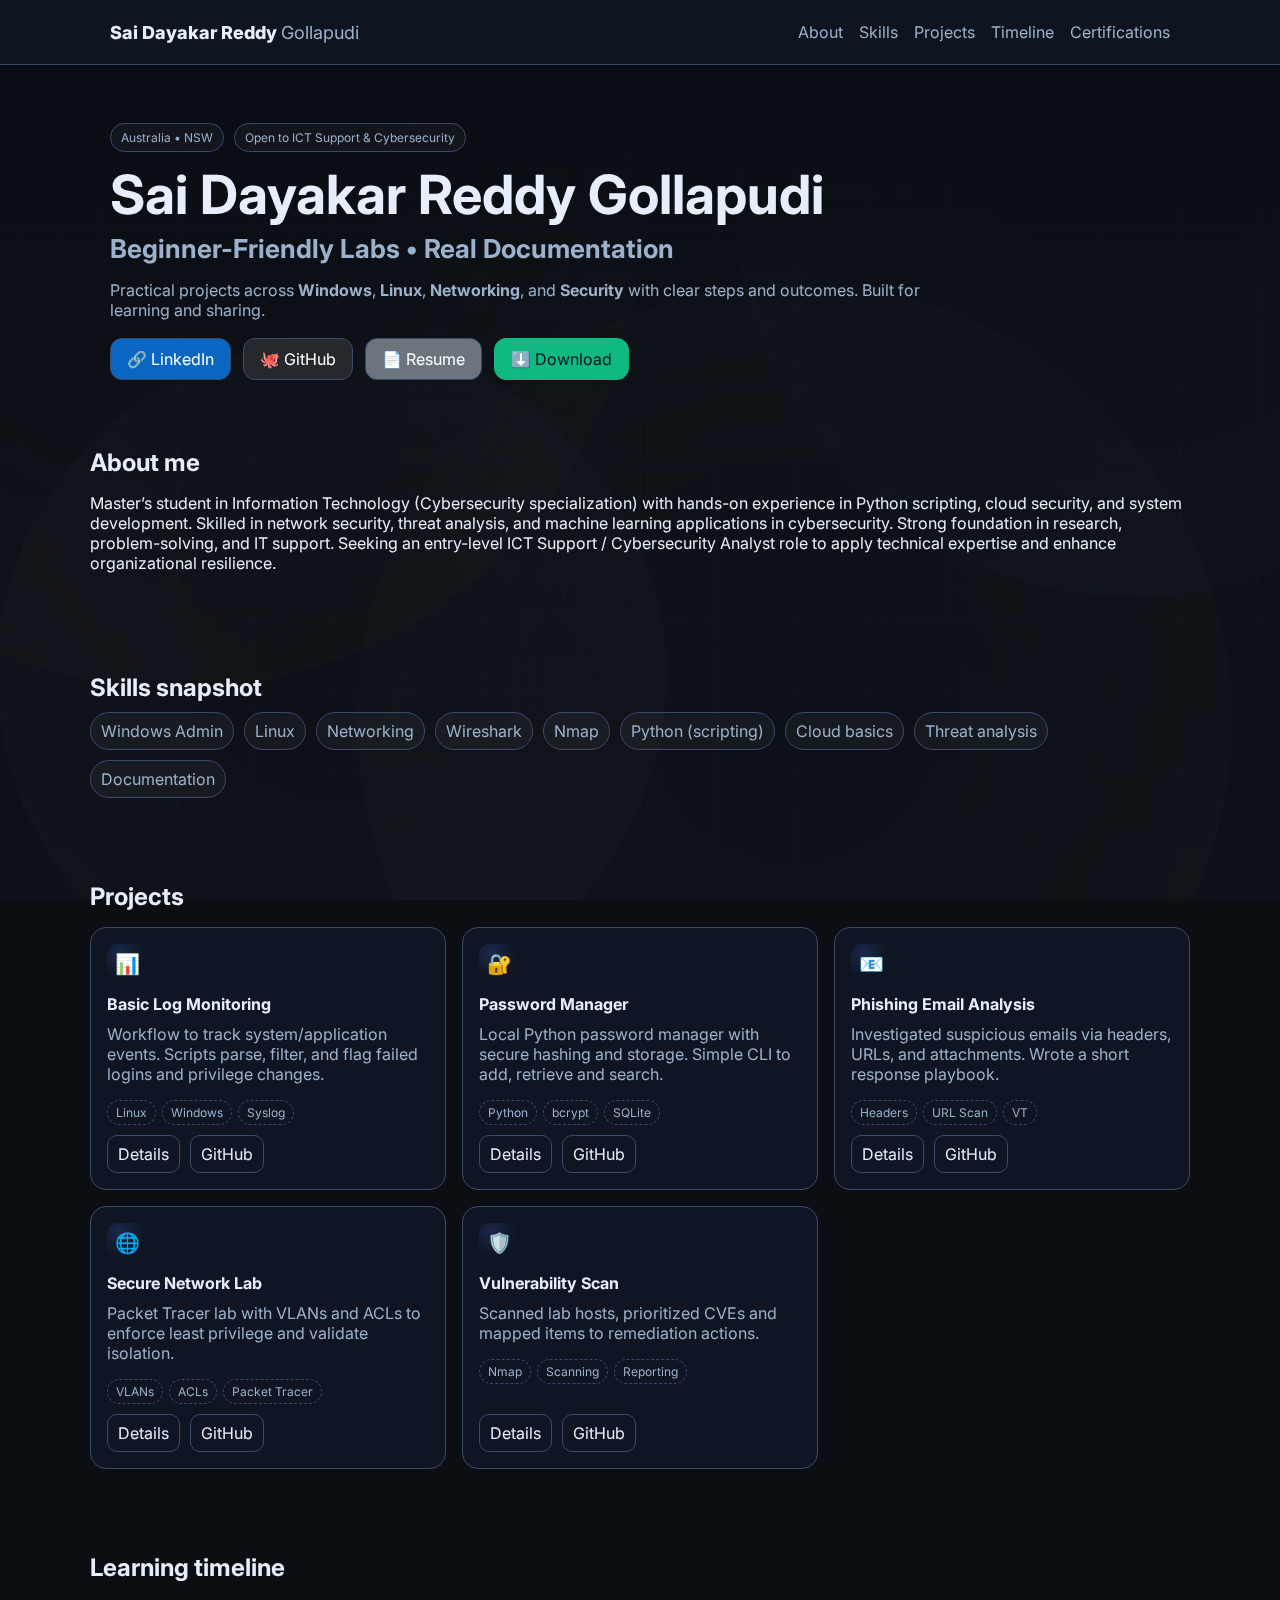
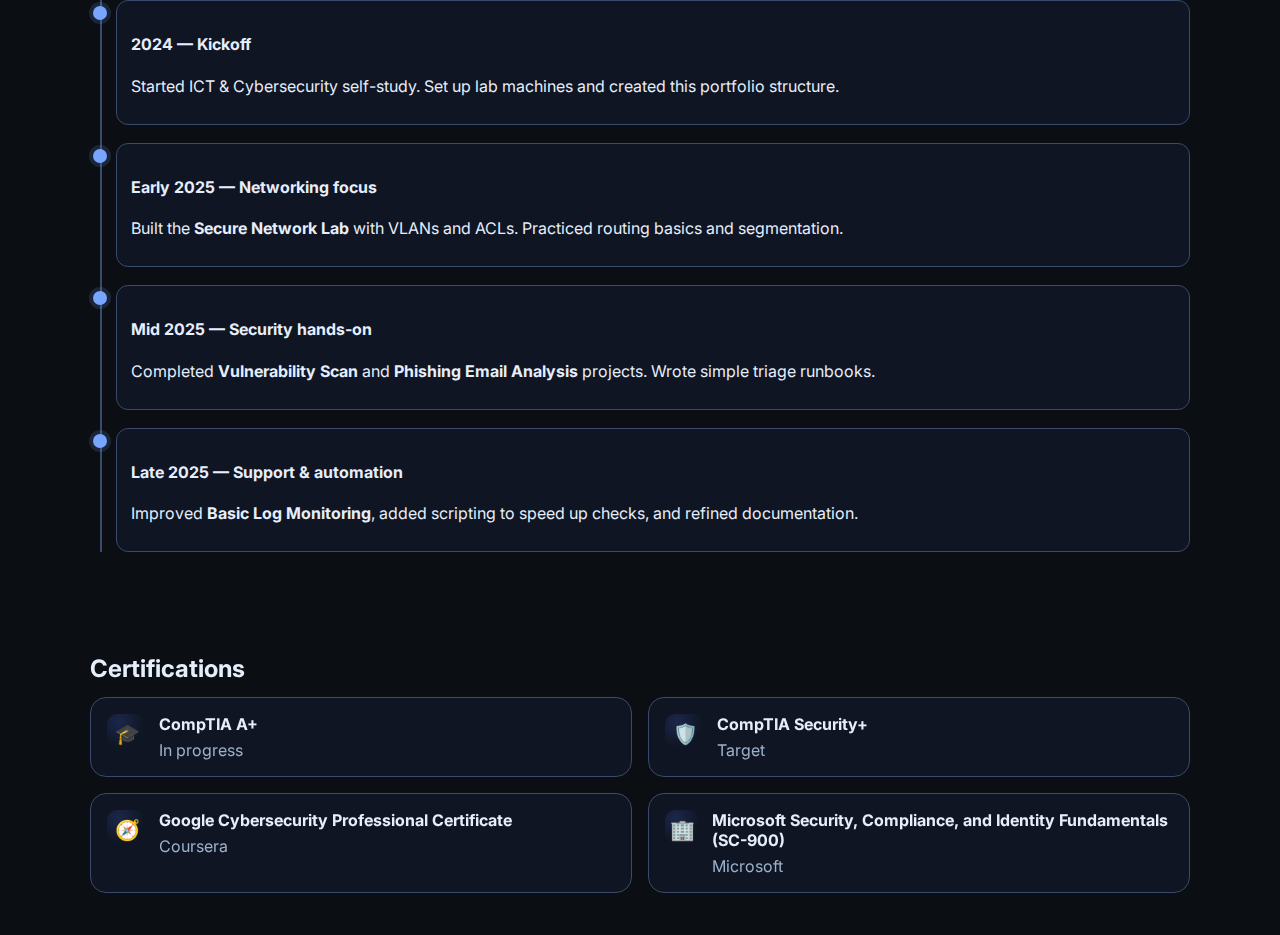
<file: index.html>
<!DOCTYPE html>
<html lang="en">
<head>

  <meta charset="UTF-8" />
  <meta name="viewport" content="width=device-width, initial-scale=1.0"/>
  <meta name="theme-color" content="#0b0f14">
  <link rel="icon" type="image/png" sizes="32x32" href="assets/icons/favicon-32.png">
  <link rel="apple-touch-icon" href="assets/icons/icon-192.png">
  <link rel="manifest" href="site.webmanifest">
  <link rel="preconnect" href="https://fonts.googleapis.com">
  <link rel="preconnect" href="https://fonts.gstatic.com" crossorigin>
  <link href="https://fonts.googleapis.com/css2?family=Inter:wght@300;400;600;800&display=swap" rel="stylesheet">
  <link rel="stylesheet" href="style.v17.css?v=17"/>

  <title>Sai Dayakar Reddy Gollapudi — Portfolio</title>
  <meta name="description" content="ICT Support & Cybersecurity portfolio with beginner-friendly labs, projects and documentation."/>
</head>
<body>
  <header class="navbar">
    <div class="inner container">
      <a class="brand" href="index.html">Sai Dayakar Reddy <span class="sub">Gollapudi</span></a>
      <nav class="nav">
        <a href="#about">About</a>
        <a href="#skills">Skills</a>
        <a href="#projects">Projects</a>
        <a href="#timeline">Timeline</a>
        <a href="#certs">Certifications</a>
      </nav>
      
    </div>
  </header>

  <section class="hero">
    <div class="container">
      <div class="pill-row">
        <span class="pill">Australia • NSW</span>
        <span class="pill">Open to ICT Support & Cybersecurity</span>
      </div>
      <h1 class="title">Sai Dayakar Reddy Gollapudi</h1>
      <h2 class="subtitle">Beginner-Friendly Labs • Real Documentation</h2>
      <p class="lead">Practical projects across <strong>Windows</strong>, <strong>Linux</strong>, <strong>Networking</strong>, and <strong>Security</strong> with clear steps and outcomes. Built for learning and sharing.</p>

      <div class="cta-row">
        <a class="btn linkedin" href="https://www.linkedin.com/in/sai-dayakar-reddy-gollapudi-b2b6651ab/" target="_blank" rel="noreferrer">🔗 LinkedIn</a>
        <a class="btn github" href="https://github.com/saidayakar-cyber" target="_blank" rel="noreferrer">🐙 GitHub</a>
        <a class="btn resume" href="resume.pdf" target="_blank" rel="noreferrer">📄 Resume</a>
        <a class="btn download" href="resume.pdf" download>⬇️ Download</a>
      </div>
    </div>
  </section>

  <section id="about" class="container section">
    <h3 class="section-title">About me</h3>
    <p>Master’s student in Information Technology (Cybersecurity specialization) with hands-on experience in Python scripting, cloud security, and system development. Skilled in network security, threat analysis, and machine learning applications in cybersecurity. Strong foundation in research, problem-solving, and IT support. Seeking an entry-level ICT Support / Cybersecurity Analyst role to apply technical expertise and enhance organizational resilience.</p>
  </section>

  <section id="skills" class="container section">
    <h3 class="section-title">Skills snapshot</h3>
    <div class="chips">
      <span>Windows Admin</span><span>Linux</span><span>Networking</span><span>Wireshark</span><span>Nmap</span>
      <span>Python (scripting)</span><span>Cloud basics</span><span>Threat analysis</span><span>Documentation</span>
    </div>
  </section>

  <section id="projects" class="container section">
    <h3 class="section-title">Projects</h3>
    <div class="grid">
      <article class="card"><div class="icon">📊</div><h4>Basic Log Monitoring</h4><p>Workflow to track system/application events. Scripts parse, filter, and flag failed logins and privilege changes.</p><div class="tags"><span>Linux</span><span>Windows</span><span>Syslog</span></div><div class="actions"><a href="projects/basic-log-monitoring.html">Details</a><a href="https://github.com/saidayakar-cyber/ICT-Cybersecurity-Portfolio/tree/main/ICT%20portfolio/Projects/Basic-Log-Monitoring" target="_blank" rel="noreferrer">GitHub</a></div></article>
      <article class="card"><div class="icon">🔐</div><h4>Password Manager</h4><p>Local Python password manager with secure hashing and storage. Simple CLI to add, retrieve and search.</p><div class="tags"><span>Python</span><span>bcrypt</span><span>SQLite</span></div><div class="actions"><a href="projects/password-manager.html">Details</a><a href="https://github.com/saidayakar-cyber/ICT-Cybersecurity-Portfolio/tree/main/ICT%20portfolio/Projects/Password-Manager" target="_blank" rel="noreferrer">GitHub</a></div></article>
      <article class="card"><div class="icon">📧</div><h4>Phishing Email Analysis</h4><p>Investigated suspicious emails via headers, URLs, and attachments. Wrote a short response playbook.</p><div class="tags"><span>Headers</span><span>URL Scan</span><span>VT</span></div><div class="actions"><a href="projects/phishing-email-analysis.html">Details</a><a href="https://github.com/saidayakar-cyber/ICT-Cybersecurity-Portfolio/tree/main/ICT%20portfolio/Projects/Phishing-Email-Analysis" target="_blank" rel="noreferrer">GitHub</a></div></article>
      <article class="card"><div class="icon">🌐</div><h4>Secure Network Lab</h4><p>Packet Tracer lab with VLANs and ACLs to enforce least privilege and validate isolation.</p><div class="tags"><span>VLANs</span><span>ACLs</span><span>Packet Tracer</span></div><div class="actions"><a href="projects/secure-network-lab.html">Details</a><a href="https://github.com/saidayakar-cyber/ICT-Cybersecurity-Portfolio/tree/main/ICT%20portfolio/Projects/Secure-Network-Lab" target="_blank" rel="noreferrer">GitHub</a></div></article>
      <article class="card"><div class="icon">🛡️</div><h4>Vulnerability Scan</h4><p>Scanned lab hosts, prioritized CVEs and mapped items to remediation actions.</p><div class="tags"><span>Nmap</span><span>Scanning</span><span>Reporting</span></div><div class="actions"><a href="projects/vulnerability-scan.html">Details</a><a href="https://github.com/saidayakar-cyber/ICT-Cybersecurity-Portfolio/tree/main/ICT%20portfolio/Projects/Vulnerability-Scan" target="_blank" rel="noreferrer">GitHub</a></div></article>
    </div>
  </section>

  <section id="timeline" class="container section">
    <h3 class="section-title">Learning timeline</h3>
    <ol class="timeline">
      <li><div class="tl-dot"></div><div class="tl-card"><h4>2024 — Kickoff</h4><p>Started ICT & Cybersecurity self-study. Set up lab machines and created this portfolio structure.</p></div></li>
      <li><div class="tl-dot"></div><div class="tl-card"><h4>Early 2025 — Networking focus</h4><p>Built the <strong>Secure Network Lab</strong> with VLANs and ACLs. Practiced routing basics and segmentation.</p></div></li>
      <li><div class="tl-dot"></div><div class="tl-card"><h4>Mid 2025 — Security hands-on</h4><p>Completed <strong>Vulnerability Scan</strong> and <strong>Phishing Email Analysis</strong> projects. Wrote simple triage runbooks.</p></div></li>
      <li><div class="tl-dot"></div><div class="tl-card"><h4>Late 2025 — Support & automation</h4><p>Improved <strong>Basic Log Monitoring</strong>, added scripting to speed up checks, and refined documentation.</p></div></li>
    </ol>
  </section>

  <section id="certs" class="container section">
    <h3 class="section-title">Certifications</h3>
    <div class="certs-grid">
      <div class="cert"><div class="icon">🎓</div><div><h4>CompTIA A+</h4><p>In progress</p></div></div>
      <div class="cert"><div class="icon">🛡️</div><div><h4>CompTIA Security+</h4><p>Target</p></div></div>
      <div class="cert"><div class="icon">🧭</div><div><h4>Google Cybersecurity Professional Certificate</h4><p>Coursera</p></div></div>
      <div class="cert"><div class="icon">🏢</div><div><h4>Microsoft Security, Compliance, and Identity Fundamentals (SC-900)</h4><p>Microsoft</p></div></div>
    </div>
  </section>

  

  <button id="backToTop" class="back-to-top" aria-label="Back to top">↑</button>

  <script>
    (function(){
      const root = document.documentElement;
      const savedTheme = localStorage.getItem('theme');
      if(savedTheme) root.classList.toggle('light', savedTheme === 'light');
      const themeBtn = document.getElementById('themeToggle');
      if(themeBtn) {
        themeBtn.addEventListener('click', () => {
          const isLight = root.classList.toggle('light');
          localStorage.setItem('theme', isLight ? 'light' : 'dark');
          themeBtn.textContent = isLight ? '🌙' : '☀️';
        });
        themeBtn.textContent = root.classList.contains('light') ? '🌙' : '☀️';
      }
      const back = document.getElementById('backToTop'); 
      window.addEventListener('scroll', () => { back.classList[window.scrollY>300?'add':'remove']('show'); }); 
      back.addEventListener('click', () => window.scrollTo({top:0,behavior:'smooth'}));
    })();
  </script>
</body>
</html>
</file>
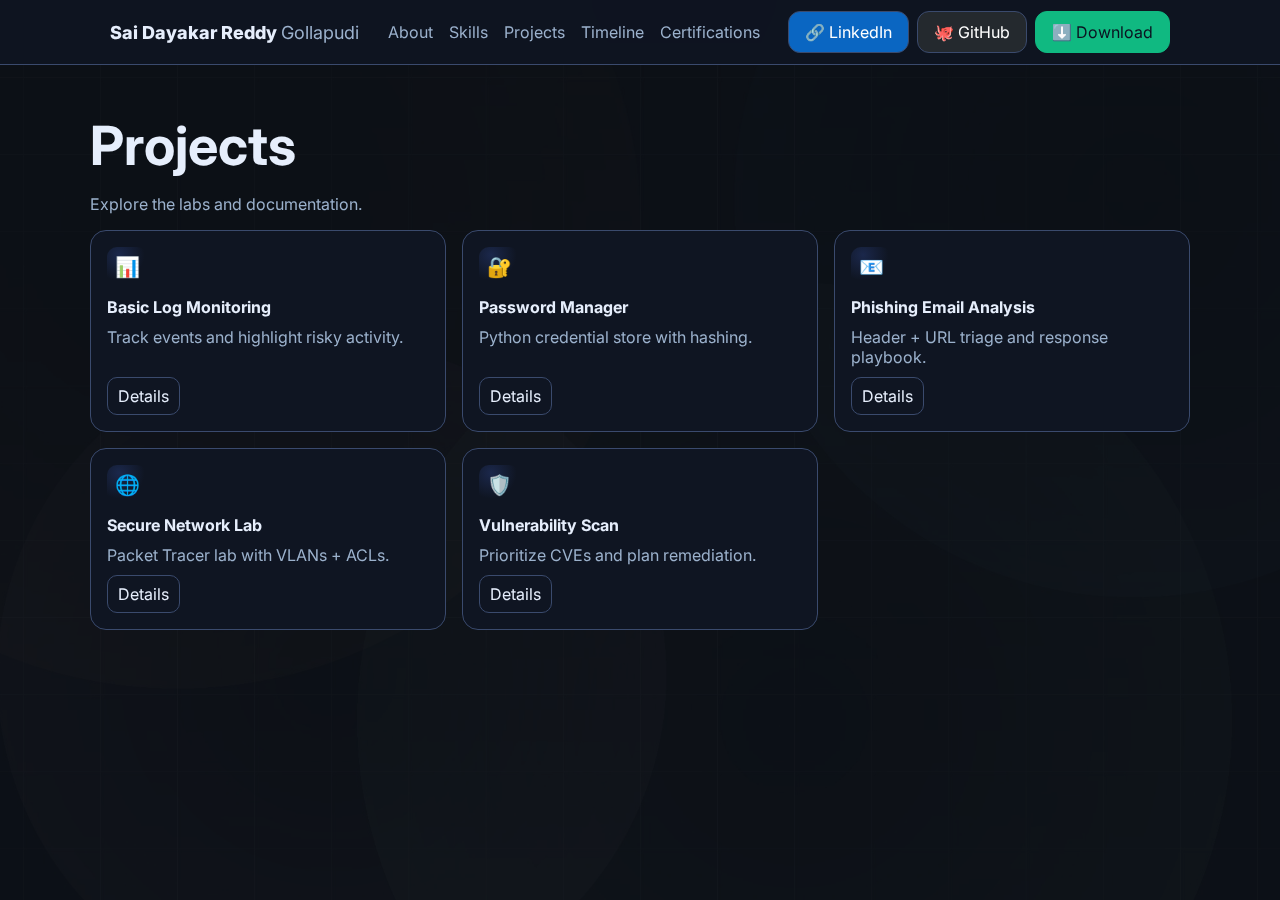
<file: projects/index.html>
<!DOCTYPE html><html lang="en"><head>

  <meta charset="UTF-8" />
  <meta name="viewport" content="width=device-width, initial-scale=1.0"/>
  <meta name="theme-color" content="#0b0f14">
  <link rel="icon" type="image/png" sizes="32x32" href="../assets/icons/favicon-32.png">
  <link rel="apple-touch-icon" href="../assets/icons/icon-192.png">
  <link rel="manifest" href="../site.webmanifest">
  <link rel="preconnect" href="https://fonts.googleapis.com">
  <link rel="preconnect" href="https://fonts.gstatic.com" crossorigin>
  <link href="https://fonts.googleapis.com/css2?family=Inter:wght@300;400;600;800&display=swap" rel="stylesheet">
  <link rel="stylesheet" href="../style.v17.css?v=17"/>

<title>Projects — Sai Dayakar Reddy Gollapudi</title></head>
<body>
<header class="navbar"><div class="inner container">
<a class="brand" href="../index.html">Sai Dayakar Reddy <span class="sub">Gollapudi</span></a>
<nav class="nav">
  <a href="../index.html#about">About</a>
  <a href="../index.html#skills">Skills</a>
  <a class="accent" href="../projects/index.html">Projects</a>
  <a href="../index.html#timeline">Timeline</a>
  <a href="../index.html#certs">Certifications</a>
</nav>
<div class="controls">
  <a class="btn linkedin" href="https://www.linkedin.com/in/sai-dayakar-reddy-gollapudi-b2b6651ab/" target="_blank" rel="noreferrer">🔗 LinkedIn</a>
  <a class="btn github" href="https://github.com/saidayakar-cyber" target="_blank" rel="noreferrer">🐙 GitHub</a>
   <a class="btn download" href="../resume.pdf" download>⬇️ Download</a>
</div>
</div></header>
<main class="container section"><h1 class="title">Projects</h1>
<p class="lead">Explore the labs and documentation.</p>
<div class="grid">
  <article class="card"><div class="icon">📊</div><h4>Basic Log Monitoring</h4><p>Track events and highlight risky activity.</p><div class="actions"><a href="basic-log-monitoring.html">Details</a></div></article>
  <article class="card"><div class="icon">🔐</div><h4>Password Manager</h4><p>Python credential store with hashing.</p><div class="actions"><a href="password-manager.html">Details</a></div></article>
  <article class="card"><div class="icon">📧</div><h4>Phishing Email Analysis</h4><p>Header + URL triage and response playbook.</p><div class="actions"><a href="phishing-email-analysis.html">Details</a></div></article>
  <article class="card"><div class="icon">🌐</div><h4>Secure Network Lab</h4><p>Packet Tracer lab with VLANs + ACLs.</p><div class="actions"><a href="secure-network-lab.html">Details</a></div></article>
  <article class="card"><div class="icon">🛡️</div><h4>Vulnerability Scan</h4><p>Prioritize CVEs and plan remediation.</p><div class="actions"><a href="vulnerability-scan.html">Details</a></div></article>
</div>
</main>

</body></html>
</file>
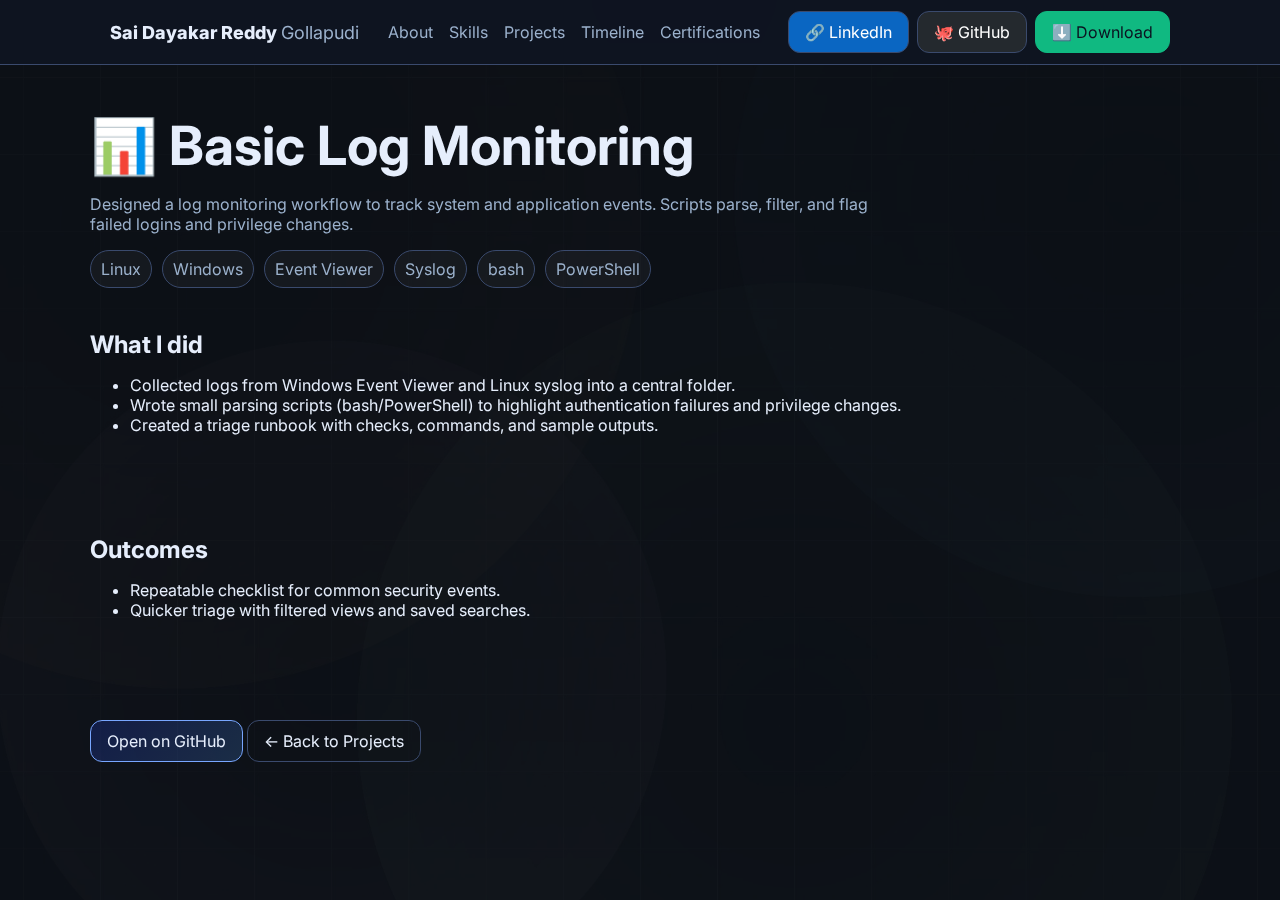
<file: projects/basic-log-monitoring.html>
<!DOCTYPE html>
<html lang="en">
<head>

  <meta charset="UTF-8" />
  <meta name="viewport" content="width=device-width, initial-scale=1.0"/>
  <meta name="theme-color" content="#0b0f14">
  <link rel="icon" type="image/png" sizes="32x32" href="../assets/icons/favicon-32.png">
  <link rel="apple-touch-icon" href="../assets/icons/icon-192.png">
  <link rel="manifest" href="../site.webmanifest">
  <link rel="preconnect" href="https://fonts.googleapis.com">
  <link rel="preconnect" href="https://fonts.gstatic.com" crossorigin>
  <link href="https://fonts.googleapis.com/css2?family=Inter:wght@300;400;600;800&display=swap" rel="stylesheet">
  <link rel="stylesheet" href="../style.v17.css?v=17"/>

  <title>Basic Log Monitoring — Portfolio</title>
  <meta name="description" content="Designed a log monitoring workflow to track system and application events. Scripts parse, filter, and flag failed logins and privilege changes."/>
</head>
<body>
  <header class="navbar">
    <div class="inner container">
      <a class="brand" href="../index.html">Sai Dayakar Reddy <span class="sub">Gollapudi</span></a>
      <nav class="nav">
        <a href="../index.html#about">About</a>
        <a href="../index.html#skills">Skills</a>
        <a class="accent" href="../projects/index.html">Projects</a>
        <a href="../index.html#timeline">Timeline</a>
        <a href="../index.html#certs">Certifications</a>
      </nav>
      <div class="controls">
        <a class="btn linkedin" href="https://www.linkedin.com/in/sai-dayakar-reddy-gollapudi-b2b6651ab/" target="_blank" rel="noreferrer">🔗 LinkedIn</a>
        <a class="btn github" href="https://github.com/saidayakar-cyber" target="_blank" rel="noreferrer">🐙 GitHub</a>
         <a class="btn download" href="../resume.pdf" download>⬇️ Download</a>
      </div>
    </div>
  </header>

  <main class="container section">
    <h1 class="title">📊 Basic Log Monitoring</h1>
    <p class="lead">Designed a log monitoring workflow to track system and application events. Scripts parse, filter, and flag failed logins and privilege changes.</p>
    <div class="chips"><span>Linux</span><span>Windows</span><span>Event Viewer</span><span>Syslog</span><span>bash</span><span>PowerShell</span></div>

    <div class="section">
      <h3 class="section-title">What I did</h3>
      <ul>
        <li>Collected logs from Windows Event Viewer and Linux syslog into a central folder.</li>
<li>Wrote small parsing scripts (bash/PowerShell) to highlight authentication failures and privilege changes.</li>
<li>Created a triage runbook with checks, commands, and sample outputs.</li>
      </ul>
    </div>

    <div class="section">
      <h3 class="section-title">Outcomes</h3>
      <ul>
        <li>Repeatable checklist for common security events.</li>
<li>Quicker triage with filtered views and saved searches.</li>
      </ul>
    </div>

    <div class="section">
      <a class="btn primary" href="https://github.com/saidayakar-cyber/ICT-Cybersecurity-Portfolio/tree/main/ICT%20portfolio/Projects/Basic-Log-Monitoring" target="_blank" rel="noreferrer">Open on GitHub</a>
      <a class="btn" href="../index.html#projects">← Back to Projects</a>
    </div>
  </main>

  
</body>
</html>
</file>
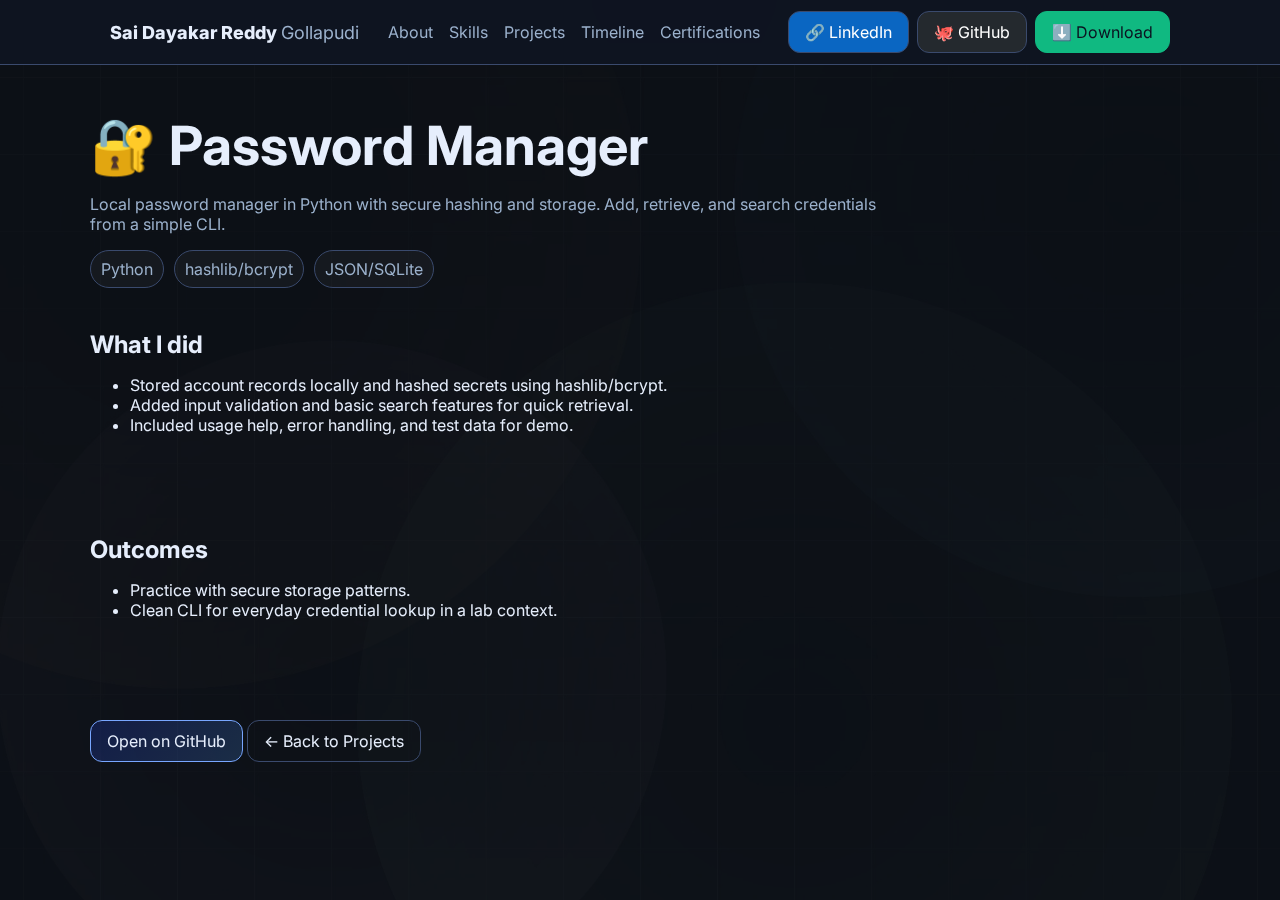
<file: projects/password-manager.html>
<!DOCTYPE html>
<html lang="en">
<head>

  <meta charset="UTF-8" />
  <meta name="viewport" content="width=device-width, initial-scale=1.0"/>
  <meta name="theme-color" content="#0b0f14">
  <link rel="icon" type="image/png" sizes="32x32" href="../assets/icons/favicon-32.png">
  <link rel="apple-touch-icon" href="../assets/icons/icon-192.png">
  <link rel="manifest" href="../site.webmanifest">
  <link rel="preconnect" href="https://fonts.googleapis.com">
  <link rel="preconnect" href="https://fonts.gstatic.com" crossorigin>
  <link href="https://fonts.googleapis.com/css2?family=Inter:wght@300;400;600;800&display=swap" rel="stylesheet">
  <link rel="stylesheet" href="../style.v17.css?v=17"/>

  <title>Password Manager — Portfolio</title>
  <meta name="description" content="Local password manager in Python with secure hashing and storage. Add, retrieve, and search credentials from a simple CLI."/>
</head>
<body>
  <header class="navbar">
    <div class="inner container">
      <a class="brand" href="../index.html">Sai Dayakar Reddy <span class="sub">Gollapudi</span></a>
      <nav class="nav">
        <a href="../index.html#about">About</a>
        <a href="../index.html#skills">Skills</a>
        <a class="accent" href="../projects/index.html">Projects</a>
        <a href="../index.html#timeline">Timeline</a>
        <a href="../index.html#certs">Certifications</a>
      </nav>
      <div class="controls">
        <a class="btn linkedin" href="https://www.linkedin.com/in/sai-dayakar-reddy-gollapudi-b2b6651ab/" target="_blank" rel="noreferrer">🔗 LinkedIn</a>
        <a class="btn github" href="https://github.com/saidayakar-cyber" target="_blank" rel="noreferrer">🐙 GitHub</a>
         <a class="btn download" href="../resume.pdf" download>⬇️ Download</a>
      </div>
    </div>
  </header>

  <main class="container section">
    <h1 class="title">🔐 Password Manager</h1>
    <p class="lead">Local password manager in Python with secure hashing and storage. Add, retrieve, and search credentials from a simple CLI.</p>
    <div class="chips"><span>Python</span><span>hashlib/bcrypt</span><span>JSON/SQLite</span></div>

    <div class="section">
      <h3 class="section-title">What I did</h3>
      <ul>
        <li>Stored account records locally and hashed secrets using hashlib/bcrypt.</li>
<li>Added input validation and basic search features for quick retrieval.</li>
<li>Included usage help, error handling, and test data for demo.</li>
      </ul>
    </div>

    <div class="section">
      <h3 class="section-title">Outcomes</h3>
      <ul>
        <li>Practice with secure storage patterns.</li>
<li>Clean CLI for everyday credential lookup in a lab context.</li>
      </ul>
    </div>

    <div class="section">
      <a class="btn primary" href="https://github.com/saidayakar-cyber/ICT-Cybersecurity-Portfolio/tree/main/ICT%20portfolio/Projects/Password-Manager" target="_blank" rel="noreferrer">Open on GitHub</a>
      <a class="btn" href="../index.html#projects">← Back to Projects</a>
    </div>
  </main>

  
</body>
</html>
</file>
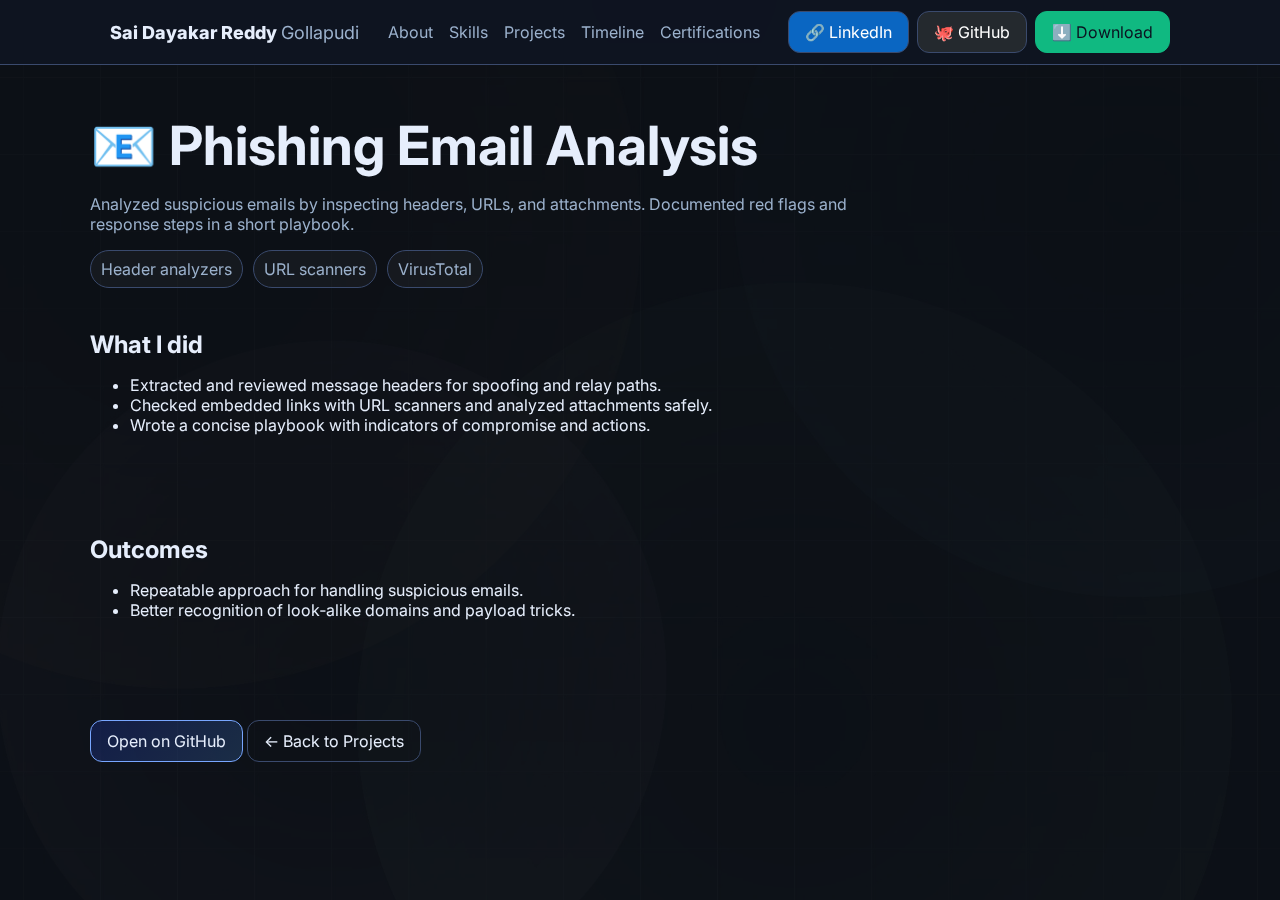
<file: projects/phishing-email-analysis.html>
<!DOCTYPE html>
<html lang="en">
<head>

  <meta charset="UTF-8" />
  <meta name="viewport" content="width=device-width, initial-scale=1.0"/>
  <meta name="theme-color" content="#0b0f14">
  <link rel="icon" type="image/png" sizes="32x32" href="../assets/icons/favicon-32.png">
  <link rel="apple-touch-icon" href="../assets/icons/icon-192.png">
  <link rel="manifest" href="../site.webmanifest">
  <link rel="preconnect" href="https://fonts.googleapis.com">
  <link rel="preconnect" href="https://fonts.gstatic.com" crossorigin>
  <link href="https://fonts.googleapis.com/css2?family=Inter:wght@300;400;600;800&display=swap" rel="stylesheet">
  <link rel="stylesheet" href="../style.v17.css?v=17"/>

  <title>Phishing Email Analysis — Portfolio</title>
  <meta name="description" content="Analyzed suspicious emails by inspecting headers, URLs, and attachments. Documented red flags and response steps in a short playbook."/>
</head>
<body>
  <header class="navbar">
    <div class="inner container">
      <a class="brand" href="../index.html">Sai Dayakar Reddy <span class="sub">Gollapudi</span></a>
      <nav class="nav">
        <a href="../index.html#about">About</a>
        <a href="../index.html#skills">Skills</a>
        <a class="accent" href="../projects/index.html">Projects</a>
        <a href="../index.html#timeline">Timeline</a>
        <a href="../index.html#certs">Certifications</a>
      </nav>
      <div class="controls">
        <a class="btn linkedin" href="https://www.linkedin.com/in/sai-dayakar-reddy-gollapudi-b2b6651ab/" target="_blank" rel="noreferrer">🔗 LinkedIn</a>
        <a class="btn github" href="https://github.com/saidayakar-cyber" target="_blank" rel="noreferrer">🐙 GitHub</a>
         <a class="btn download" href="../resume.pdf" download>⬇️ Download</a>
      </div>
    </div>
  </header>

  <main class="container section">
    <h1 class="title">📧 Phishing Email Analysis</h1>
    <p class="lead">Analyzed suspicious emails by inspecting headers, URLs, and attachments. Documented red flags and response steps in a short playbook.</p>
    <div class="chips"><span>Header analyzers</span><span>URL scanners</span><span>VirusTotal</span></div>

    <div class="section">
      <h3 class="section-title">What I did</h3>
      <ul>
        <li>Extracted and reviewed message headers for spoofing and relay paths.</li>
<li>Checked embedded links with URL scanners and analyzed attachments safely.</li>
<li>Wrote a concise playbook with indicators of compromise and actions.</li>
      </ul>
    </div>

    <div class="section">
      <h3 class="section-title">Outcomes</h3>
      <ul>
        <li>Repeatable approach for handling suspicious emails.</li>
<li>Better recognition of look‑alike domains and payload tricks.</li>
      </ul>
    </div>

    <div class="section">
      <a class="btn primary" href="https://github.com/saidayakar-cyber/ICT-Cybersecurity-Portfolio/tree/main/ICT%20portfolio/Projects/Phishing-Email-Analysis" target="_blank" rel="noreferrer">Open on GitHub</a>
      <a class="btn" href="../index.html#projects">← Back to Projects</a>
    </div>
  </main>

  
</body>
</html>
</file>
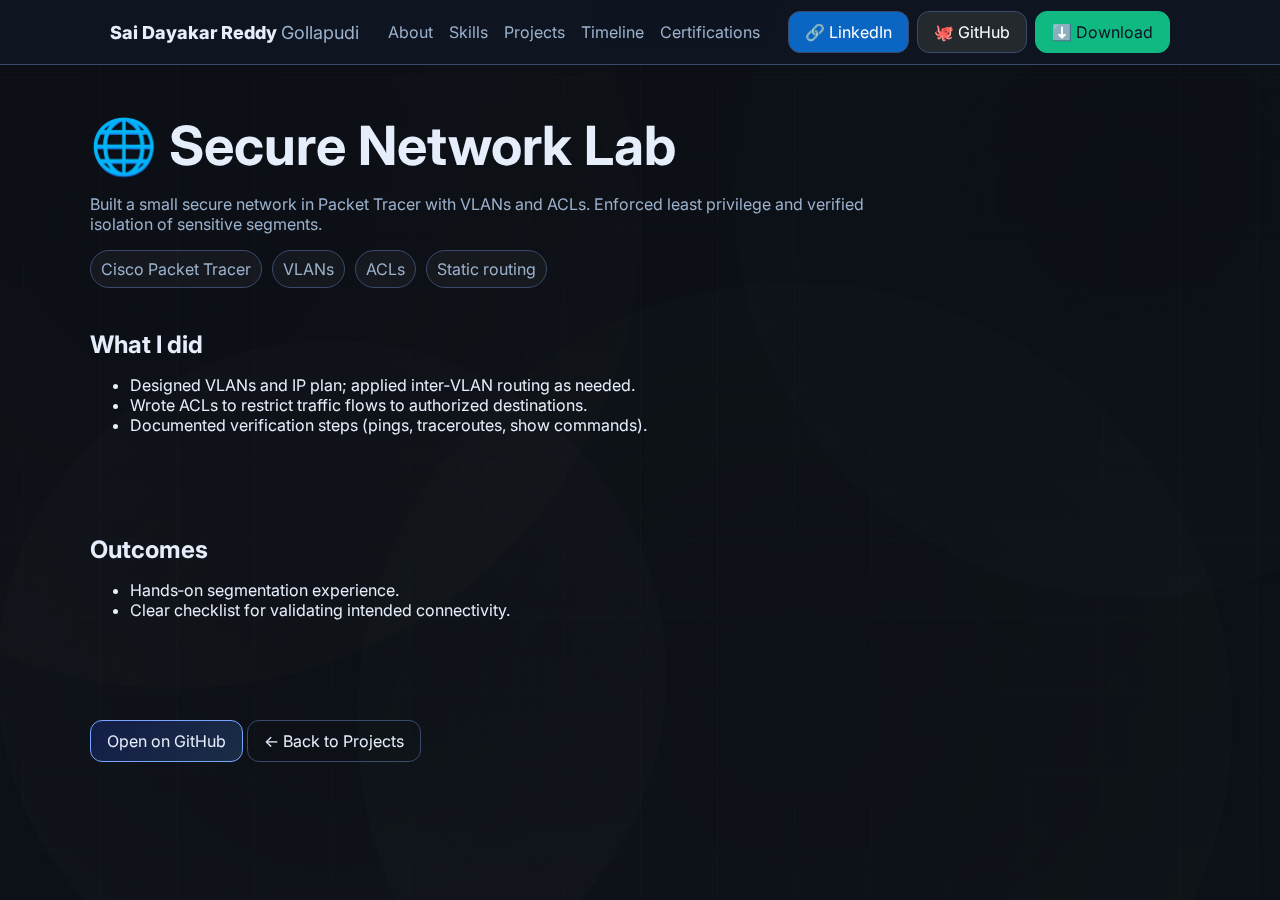
<file: projects/secure-network-lab.html>
<!DOCTYPE html>
<html lang="en">
<head>

  <meta charset="UTF-8" />
  <meta name="viewport" content="width=device-width, initial-scale=1.0"/>
  <meta name="theme-color" content="#0b0f14">
  <link rel="icon" type="image/png" sizes="32x32" href="../assets/icons/favicon-32.png">
  <link rel="apple-touch-icon" href="../assets/icons/icon-192.png">
  <link rel="manifest" href="../site.webmanifest">
  <link rel="preconnect" href="https://fonts.googleapis.com">
  <link rel="preconnect" href="https://fonts.gstatic.com" crossorigin>
  <link href="https://fonts.googleapis.com/css2?family=Inter:wght@300;400;600;800&display=swap" rel="stylesheet">
  <link rel="stylesheet" href="../style.v17.css?v=17"/>

  <title>Secure Network Lab — Portfolio</title>
  <meta name="description" content="Built a small secure network in Packet Tracer with VLANs and ACLs. Enforced least privilege and verified isolation of sensitive segments."/>
</head>
<body>
  <header class="navbar">
    <div class="inner container">
      <a class="brand" href="../index.html">Sai Dayakar Reddy <span class="sub">Gollapudi</span></a>
      <nav class="nav">
        <a href="../index.html#about">About</a>
        <a href="../index.html#skills">Skills</a>
        <a class="accent" href="../projects/index.html">Projects</a>
        <a href="../index.html#timeline">Timeline</a>
        <a href="../index.html#certs">Certifications</a>
      </nav>
      <div class="controls">
        <a class="btn linkedin" href="https://www.linkedin.com/in/sai-dayakar-reddy-gollapudi-b2b6651ab/" target="_blank" rel="noreferrer">🔗 LinkedIn</a>
        <a class="btn github" href="https://github.com/saidayakar-cyber" target="_blank" rel="noreferrer">🐙 GitHub</a>
         <a class="btn download" href="../resume.pdf" download>⬇️ Download</a>
      </div>
    </div>
  </header>

  <main class="container section">
    <h1 class="title">🌐 Secure Network Lab</h1>
    <p class="lead">Built a small secure network in Packet Tracer with VLANs and ACLs. Enforced least privilege and verified isolation of sensitive segments.</p>
    <div class="chips"><span>Cisco Packet Tracer</span><span>VLANs</span><span>ACLs</span><span>Static routing</span></div>

    <div class="section">
      <h3 class="section-title">What I did</h3>
      <ul>
        <li>Designed VLANs and IP plan; applied inter‑VLAN routing as needed.</li>
<li>Wrote ACLs to restrict traffic flows to authorized destinations.</li>
<li>Documented verification steps (pings, traceroutes, show commands).</li>
      </ul>
    </div>

    <div class="section">
      <h3 class="section-title">Outcomes</h3>
      <ul>
        <li>Hands‑on segmentation experience.</li>
<li>Clear checklist for validating intended connectivity.</li>
      </ul>
    </div>

    <div class="section">
      <a class="btn primary" href="https://github.com/saidayakar-cyber/ICT-Cybersecurity-Portfolio/tree/main/ICT%20portfolio/Projects/Secure-Network-Lab" target="_blank" rel="noreferrer">Open on GitHub</a>
      <a class="btn" href="../index.html#projects">← Back to Projects</a>
    </div>
  </main>

  
</body>
</html>
</file>
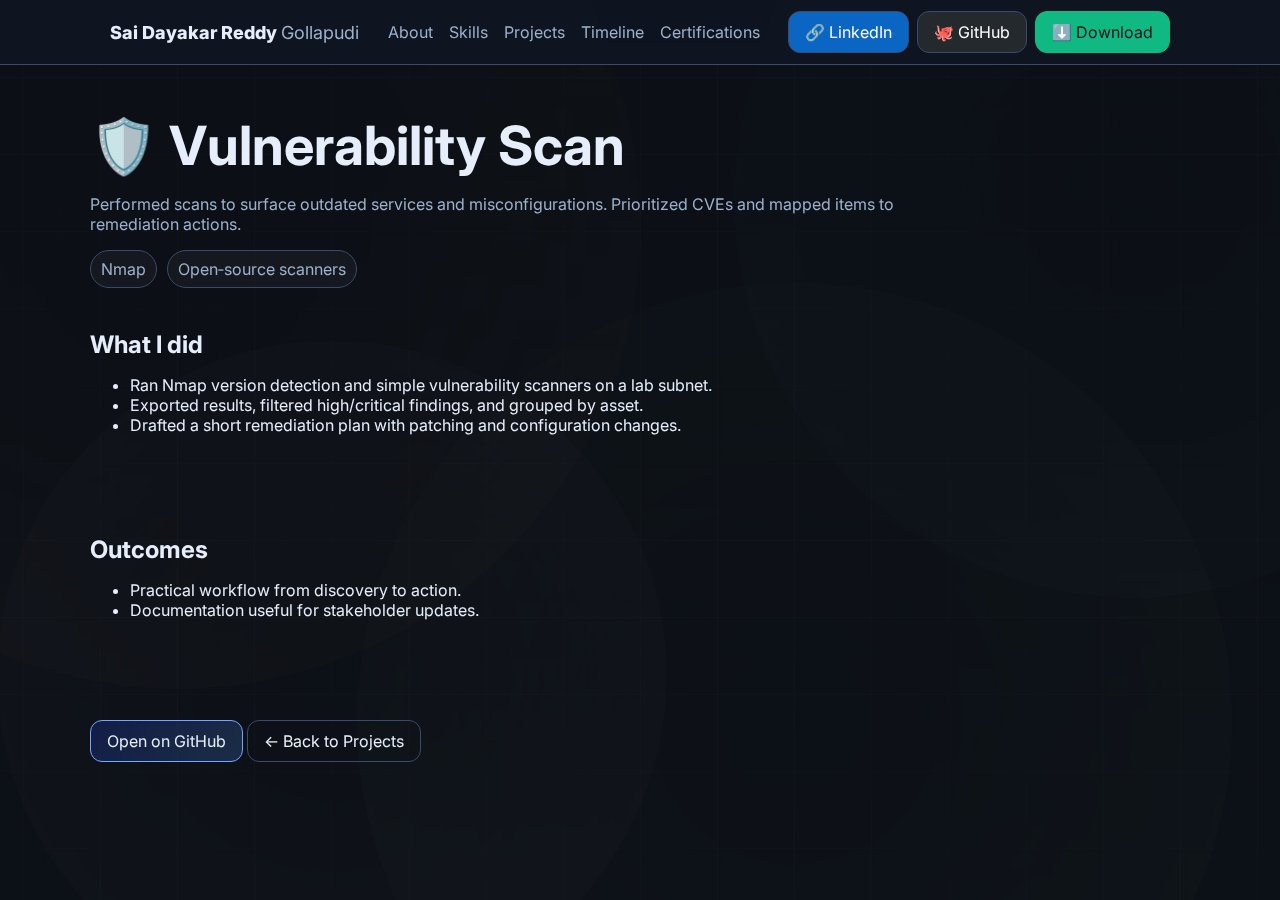
<file: projects/vulnerability-scan.html>
<!DOCTYPE html>
<html lang="en">
<head>

  <meta charset="UTF-8" />
  <meta name="viewport" content="width=device-width, initial-scale=1.0"/>
  <meta name="theme-color" content="#0b0f14">
  <link rel="icon" type="image/png" sizes="32x32" href="../assets/icons/favicon-32.png">
  <link rel="apple-touch-icon" href="../assets/icons/icon-192.png">
  <link rel="manifest" href="../site.webmanifest">
  <link rel="preconnect" href="https://fonts.googleapis.com">
  <link rel="preconnect" href="https://fonts.gstatic.com" crossorigin>
  <link href="https://fonts.googleapis.com/css2?family=Inter:wght@300;400;600;800&display=swap" rel="stylesheet">
  <link rel="stylesheet" href="../style.v17.css?v=17"/>

  <title>Vulnerability Scan — Portfolio</title>
  <meta name="description" content="Performed scans to surface outdated services and misconfigurations. Prioritized CVEs and mapped items to remediation actions."/>
</head>
<body>
  <header class="navbar">
    <div class="inner container">
      <a class="brand" href="../index.html">Sai Dayakar Reddy <span class="sub">Gollapudi</span></a>
      <nav class="nav">
        <a href="../index.html#about">About</a>
        <a href="../index.html#skills">Skills</a>
        <a class="accent" href="../projects/index.html">Projects</a>
        <a href="../index.html#timeline">Timeline</a>
        <a href="../index.html#certs">Certifications</a>
      </nav>
      <div class="controls">
        <a class="btn linkedin" href="https://www.linkedin.com/in/sai-dayakar-reddy-gollapudi-b2b6651ab/" target="_blank" rel="noreferrer">🔗 LinkedIn</a>
        <a class="btn github" href="https://github.com/saidayakar-cyber" target="_blank" rel="noreferrer">🐙 GitHub</a>
         <a class="btn download" href="../resume.pdf" download>⬇️ Download</a>
      </div>
    </div>
  </header>

  <main class="container section">
    <h1 class="title">🛡️ Vulnerability Scan</h1>
    <p class="lead">Performed scans to surface outdated services and misconfigurations. Prioritized CVEs and mapped items to remediation actions.</p>
    <div class="chips"><span>Nmap</span><span>Open‑source scanners</span></div>

    <div class="section">
      <h3 class="section-title">What I did</h3>
      <ul>
        <li>Ran Nmap version detection and simple vulnerability scanners on a lab subnet.</li>
<li>Exported results, filtered high/critical findings, and grouped by asset.</li>
<li>Drafted a short remediation plan with patching and configuration changes.</li>
      </ul>
    </div>

    <div class="section">
      <h3 class="section-title">Outcomes</h3>
      <ul>
        <li>Practical workflow from discovery to action.</li>
<li>Documentation useful for stakeholder updates.</li>
      </ul>
    </div>

    <div class="section">
      <a class="btn primary" href="https://github.com/saidayakar-cyber/ICT-Cybersecurity-Portfolio/tree/main/ICT%20portfolio/Projects/Vulnerability-Scan" target="_blank" rel="noreferrer">Open on GitHub</a>
      <a class="btn" href="../index.html#projects">← Back to Projects</a>
    </div>
  </main>

  
</body>
</html>
</file>
<file: style.v17.css>
:root{--bg:#0b0f14;--surface:#0f1522;--text:#e6eefc;--muted:#9bb1cc;--accent:#78a6ff;--ring:#3a4a6d}
:root.light{--bg:#f7f9fc;--surface:#fff;--text:#0b1220;--muted:#4a5a74;--accent:#3057d5;--ring:#cfd9ee}
*{box-sizing:border-box}html,body{height:100%;scroll-behavior:smooth}
body{margin:0;font-family:Inter,system-ui,-apple-system,Segoe UI,Roboto,Helvetica,Arial;color:var(--text);background:var(--bg)}
body::before{content:"";position:fixed;inset:0;background:url('assets/bg-colorful-v24.jpg') center/cover no-repeat;opacity:.22;z-index:-3}
.container{max-width:1100px;margin:0 auto;padding:0 20px}
.navbar{position:sticky;top:0;z-index:50;background:rgba(15,21,34,.88);backdrop-filter:blur(8px);border-bottom:1px solid var(--ring)}
.navbar .inner{display:flex;align-items:center;justify-content:space-between;height:64px}
.brand{font-weight:800;color:var(--text);text-decoration:none;font-size:18px}
.brand .sub{color:var(--muted);font-weight:400}
.nav{display:flex;gap:16px}
.nav a{color:var(--muted);text-decoration:none}.nav a:hover{color:var(--text)}
.controls{display:flex;align-items:center;gap:8px}
select,button{background:transparent;border:1px solid var(--ring);color:var(--text);border-radius:10px;padding:6px 10px}
.hero{background: linear-gradient(180deg, rgba(7,11,18,.6) 0%, rgba(7,11,18,0) 60%);padding:58px 0 26px}
.title{font-size:clamp(30px,6vw,54px);margin:6px 0}
.subtitle{font-size:clamp(18px,3vw,26px);color:var(--muted);margin:0 0 14px}
.pill-row{display:flex;gap:10px;flex-wrap:wrap;margin-bottom:10px}
.pill{border:1px solid var(--ring);background:rgba(255,255,255,.04);color:var(--muted);padding:6px 10px;border-radius:999px;font-size:12px}
.lead{color:var(--muted);max-width:820px}
.cta-row{display:flex;gap:12px;margin-top:18px;flex-wrap:wrap}
.btn{display:inline-block;padding:10px 16px;border-radius:12px;border:1px solid var(--ring);color:var(--text);text-decoration:none}
.btn.primary{background:linear-gradient(135deg,#2449ff33,#53a0ff33);border-color:var(--accent)}
.section{padding:42px 0}
.section-title{font-size:24px;margin:0 0 10px}
.chips{display:flex;flex-wrap:wrap;gap:10px}.chips span{background:rgba(255,255,255,.04);border:1px solid var(--ring);padding:8px 10px;border-radius:999px;color:var(--muted)}
.grid{display:grid;grid-template-columns:repeat(3,1fr);gap:16px;margin-top:16px}
@media (max-width:1000px){.grid{grid-template-columns:repeat(2,1fr)}}@media (max-width:640px){.grid{grid-template-columns:1fr}}
.card{background:var(--surface);border:1px solid var(--ring);border-radius:16px;padding:16px;display:flex;flex-direction:column;gap:10px}
.card .icon{width:40px;height:40px;border-radius:10px;display:grid;place-items:center;background: radial-gradient(circle at 30% 20%, #3b5bbd44, transparent 60%);font-size:20px}
.card h4{margin:0}.card p{margin:0;color:var(--muted)}
.tags{display:flex;flex-wrap:wrap;gap:6px;margin-top:6px}.tags span{font-size:12px;padding:4px 8px;border-radius:999px;border:1px dashed var(--ring);color:var(--muted)}
.card .actions{margin-top:auto;display:flex;gap:10px}.card a{color:var(--text);text-decoration:none;border:1px solid var(--ring);padding:8px 10px;border-radius:10px}
.card a:hover{border-color:var(--accent)}
.footer{padding:30px 0 50px;color:var(--muted);text-align:center;border-top:1px solid var(--ring);background:rgba(7,11,18,.6)}
.footer .contact-quick{display:flex;gap:16px;justify-content:center;flex-wrap:wrap;margin-bottom:8px}
.footer::before{content:"";position:absolute;top:0;left:0;right:0;height:2px;background:linear-gradient(90deg, rgba(120,166,255,.0), rgba(120,166,255,.6), rgba(120,166,255,.0))}
.back-to-top{position:fixed;right:18px;bottom:18px;border-radius:999px;width:44px;height:44px;border:1px solid var(--accent);background:linear-gradient(135deg,#2449ff33,#53a0ff33);color:var(--text);font-size:18px;display:none;align-items:center;justify-content:center;cursor:pointer;z-index:60}
.back-to-top.show{display:flex}
/* Timeline */
.timeline{list-style:none;margin:0;padding:0;position:relative}
.timeline li{position:relative;padding-left:26px;margin:18px 0}
.timeline::before{content:"";position:absolute;left:10px;top:0;bottom:0;width:2px;background:var(--ring)}
.tl-dot{position:absolute;left:3px;top:6px;width:14px;height:14px;border-radius:50%;background:var(--accent);box-shadow:0 0 0 4px rgba(120,166,255,.15)}
.tl-card{background:var(--surface);border:1px solid var(--ring);border-radius:12px;padding:12px 14px}
/* Certs grid */
.certs-grid{display:grid;grid-template-columns:repeat(2,1fr);gap:16px;margin-top:14px}
@media (max-width:800px){.certs-grid{grid-template-columns:1fr}}
.cert{background:var(--surface);border:1px solid var(--ring);border-radius:16px;padding:16px;display:flex;gap:12px;align-items:flex-start}
.cert .icon{font-size:20px;width:40px;height:40px;display:grid;place-items:center;border-radius:10px;background: radial-gradient(circle at 30% 20%, #3b5bbd44, transparent 60%)}
.cert h4{margin:0 0 6px}.cert p{margin:0;color:var(--muted)}
/* Branded header buttons */
.btn.linkedin{background:#0a66c2;color:#fff}.btn.linkedin:hover{background:#004182}
.btn.github{background:#24292e;color:#fff}.btn.github:hover{background:#000}
.btn.resume{background:#6c757d;color:#fff}.btn.resume:hover{background:#565e64}

.btn.download{background:#10b981;color:#0b1220;border-color:#10b981}
.btn.download:hover{background:#0ea371}
</file>
